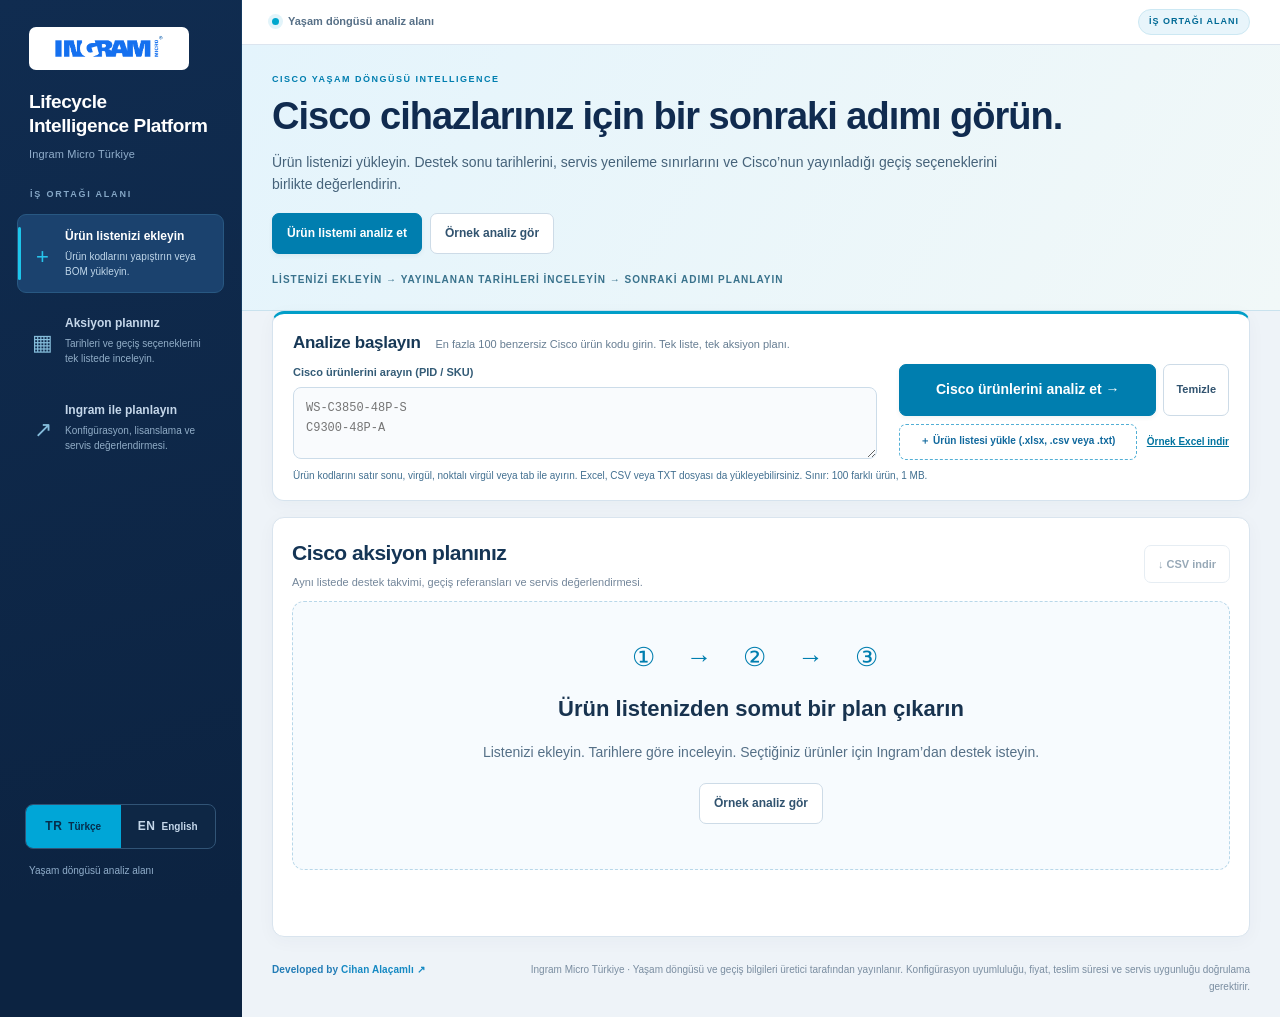
<file: index.html>
<!DOCTYPE html>

<html lang="en"><head><meta charset="utf-8"/><meta content="width=device-width,initial-scale=1" name="viewport"/><title>Lifecycle Intelligence Platform | Ingram Micro × Cisco</title>
<style>
:root{--navy:#102b48;--navy2:#163e67;--blue:#147bd1;--sky:#42b6e7;--teal:#0b9d9f;--bg:#f3f8fd;--paper:#fff;--line:#dce8f2;--muted:#647d94;--ink:#173652;--red:#bb354b;--amber:#a86a14;--green:#16856b;--shadow:0 12px 35px rgba(27,77,126,.065)}*{box-sizing:border-box}body{margin:0;background:linear-gradient(180deg,#edf7ff,#f6faff 370px,#f3f8fd);color:var(--ink);font:14px/1.55 Inter,Segoe UI,Arial,sans-serif}button,input,select,textarea{font:inherit}button{cursor:pointer}a{color:#147bd1;text-decoration:none}a:hover{text-decoration:underline}.wrap{max-width:1390px;padding:0 30px;margin:auto}.top{height:76px;background:#fff;border-bottom:1px solid var(--line)}.toprow{height:100%;display:flex;align-items:center;justify-content:space-between;gap:14px}.brand{display:flex;align-items:center;gap:17px;white-space:nowrap}.im{font-size:23px;letter-spacing:-1.15px;color:#293a49;font-weight:800}.im span{color:#1592cb}.sep{height:30px;width:1px;background:#b9cbd9}.cisco{font-size:21px;letter-spacing:3.6px;font-weight:850;color:#1392ce}.topright{font-size:11px;color:var(--muted);display:flex;align-items:center;gap:14px}.tag{background:#e9f7ff;color:#146ca6;border:1px solid #ceeaf9;border-radius:30px;padding:6px 11px;font-weight:700;letter-spacing:.5px}.hero{background:radial-gradient(circle at 89% 0%,rgba(72,190,229,.20),transparent 37%),linear-gradient(115deg,#0f3761,#16578f);padding:42px 0 47px;color:white}.eyebrow{text-transform:uppercase;letter-spacing:2px;font-weight:800;font-size:10px;color:#94e4ff}.herorow{display:flex;justify-content:space-between;gap:26px;align-items:center}.hero h1{font-size:clamp(29px,3.8vw,47px);line-height:1.1;letter-spacing:-1.6px;margin:11px 0 13px}.hero h1 span{color:#83e4fa}.hero p{color:#d4e9f7;max-width:750px;font-size:15px;margin:0}.heroaside{min-width:225px;text-align:right}.heroaside b{font-size:12px;color:#d9effb}.heroaside div{font-size:11px;color:#bbd8e9;margin-top:7px}.main{padding-top:24px;padding-bottom:45px}.status{display:flex;align-items:center;justify-content:space-between;gap:12px;margin-bottom:21px;flex-wrap:wrap}.notice{font-size:12px;color:#5b7691}.dot{display:inline-block;width:8px;height:8px;border-radius:100%;background:#dfa12e;margin-right:7px}.notice b{color:#2e5d82}.btn{border:1px solid #c7dcec;border-radius:10px;background:white;color:#1b527a;padding:10px 14px;font-weight:750;transition:.15s}.btn:hover{border-color:#1b95d6;background:#f2faff}.btn.primary{background:#147dcc;color:white;border-color:#147dcc}.btn.primary:hover{background:#096cad}.btn.small{padding:7px 10px;font-size:12px}.btn:disabled{opacity:.5;cursor:not-allowed}.sectionlabel{font-size:11px;text-transform:uppercase;letter-spacing:1.5px;font-weight:800;color:#5f83a3;margin:0 0 12px}.modules{display:grid;grid-template-columns:repeat(5,minmax(0,1fr));gap:11px}.module{background:white;border:1px solid var(--line);border-radius:15px;padding:16px;text-align:left;box-shadow:var(--shadow);min-height:155px;display:flex;flex-direction:column;gap:7px;align-items:flex-start}.module:hover{border-color:#8fcaed}.module.on{background:linear-gradient(180deg,#f3fbff,#fff);border:2px solid #128dd8;padding:15px;box-shadow:0 12px 30px #0e76ba15}.modicon{height:35px;width:35px;display:grid;place-items:center;background:#e7f5ff;color:#1385c5;border-radius:10px;font-size:19px;font-weight:800}.module b{font-size:13px;line-height:1.3;color:#17496d}.module span:last-child{color:#668299;font-size:11.5px;line-height:1.45}.workspace{margin-top:19px;display:grid;grid-template-columns:320px minmax(0,1fr);gap:17px;align-items:start}.panel{border:1px solid var(--line);background:#fff;border-radius:17px;box-shadow:var(--shadow)}.side{padding:21px}.paneltitle{margin:0;font-size:16px;letter-spacing:-.3px;color:#143e62}.sub{color:var(--muted);font-size:12px;margin:5px 0 0}.fieldlabel{font-size:12px;font-weight:750;color:#335b7b;margin:18px 0 8px;display:block}.input,textarea,select{width:100%;background:#f9fcff;color:#193e5b;border:1px solid #cddfec;border-radius:9px;padding:11px 12px;outline:none}.input:focus,textarea:focus{border-color:#178bd1;box-shadow:0 0 0 3px #168fe51b}textarea{height:119px;resize:vertical}.stack{display:flex;gap:8px;flex-wrap:wrap;margin-top:11px}.smallnote{font-size:11px;color:#71879b;margin-top:12px;line-height:1.6}.upload{display:block;padding:16px;border:1px dashed #b2d2e9;border-radius:10px;background:#f5fbff;color:#35698d;text-align:center;margin-top:15px;cursor:pointer;font-size:12px;font-weight:700}.upload:hover{border-color:#1691d5}.upload input{display:none}.hr{border-top:1px solid #e5edf5;margin:18px 0}.current{color:#476b86;font-size:12px;line-height:1.6}.rightcol{min-width:0}.metrics{display:grid;grid-template-columns:repeat(4,minmax(0,1fr));gap:11px;margin-bottom:15px}.metric{padding:18px}.metric .label{font-size:10px;color:#6989a5;text-transform:uppercase;letter-spacing:.8px;font-weight:750}.metric b{display:block;font-size:26px;line-height:1.3;margin:7px 0 3px;color:#173d5d}.metric .foot{font-size:11px;color:#8b9fb0}.content{padding:23px;min-height:430px}.contenthead{display:flex;justify-content:space-between;gap:14px;align-items:flex-start;margin-bottom:18px}.contenthead h2{font-size:21px;letter-spacing:-.55px;margin:0;color:#153e64}.contenthead p{color:var(--muted);font-size:12px;margin:4px 0 0}.tablewrap{overflow:auto;border:1px solid var(--line);border-radius:12px}table{border-collapse:collapse;width:100%;min-width:760px;text-align:left}th{background:#f0f7fc;text-transform:uppercase;color:#6685a0;letter-spacing:.5px;font-size:10px}td,th{padding:13px 12px;border-bottom:1px solid #e8eff5;vertical-align:top}tbody tr:last-child td{border-bottom:0}tbody tr[data-pid]{cursor:pointer}tbody tr[data-pid]:hover{background:#f4faff}td{font-size:12px}td strong{font-size:12px;color:#1a4467}.badge{font-size:10px;font-weight:750;border-radius:30px;padding:5px 8px;display:inline-block;white-space:nowrap}.red{background:#ffeaf0;color:#b8314d}.amber{background:#fff3df;color:#956214}.green{background:#e3f9f1;color:#08765a}.grey{background:#edf3f8;color:#59748c}.blue{background:#e7f4ff;color:#176aab}.empty{padding:48px 22px;text-align:center;background:#fafdff;border:1px dashed #d2e2ed;border-radius:12px;color:#66839c}.empty b{display:block;color:#2d5b7b;font-size:15px;margin-bottom:7px}.detail{background:#f7fbff;border:1px solid #d9e9f3;border-radius:12px;padding:17px;margin-top:16px}.detail h3{margin:0 0 5px;font-size:16px}.detailgrid{display:grid;grid-template-columns:repeat(3,minmax(0,1fr));gap:9px;margin-top:15px}.datebox{padding:12px;border:1px solid #ddeaf4;background:white;border-radius:10px}.datebox span{font-size:10px;color:#718aa0;display:block}.datebox b{font-size:12px;display:block;margin-top:5px;color:#204a6c}.callout{padding:14px 16px;background:#eef8ff;border-left:3px solid #1b9cdb;border-radius:9px;margin:15px 0;font-size:12px;color:#3a627f}.oplist{display:grid;gap:11px}.op{border:1px solid #deebf5;border-radius:12px;padding:16px;display:flex;gap:16px;justify-content:space-between;align-items:flex-start}.op h3{margin:0 0 4px;font-size:14px}.op p{margin:0;color:#637f97;font-size:12px}.timeline{display:grid;gap:12px}.event{display:grid;grid-template-columns:115px 12px 1fr;gap:12px;align-items:start}.eventdate{font-weight:750;color:#265c82;font-size:12px;text-align:right}.eventdot{background:#2f9fd7;width:11px;height:11px;border-radius:50%;margin-top:5px}.eventbody{border:1px solid #dfeaf4;padding:12px 15px;border-radius:10px;background:#faffff}.eventbody b{display:block;font-size:13px}.eventbody span{font-size:11px;color:#7890a6}.inline{display:flex;align-items:center;gap:8px;flex-wrap:wrap}.footer{padding:24px 0;border-top:1px solid #dce8f1;color:#758da2;font-size:11px;line-height:1.7}.hide{display:none!important}@media(max-width:1050px){.modules{grid-template-columns:repeat(3,1fr)}.workspace{grid-template-columns:280px 1fr}.metrics{grid-template-columns:repeat(2,1fr)}}@media(max-width:760px){.wrap{padding:0 16px}.top{height:66px}.im{font-size:18px}.cisco{font-size:15px}.topright{display:none}.hero{padding:30px 0}.heroaside{display:none}.modules{grid-template-columns:repeat(2,minmax(0,1fr))}.workspace{grid-template-columns:1fr}.metrics{grid-template-columns:repeat(2,1fr)}.content{padding:15px}.detailgrid{grid-template-columns:repeat(2,1fr)}.module{min-height:135px}.event{grid-template-columns:89px 12px 1fr;gap:8px}}@media(max-width:390px){.modules{grid-template-columns:1fr}.brand{gap:9px}}


/* STEP 1 refinement: search is the primary action */
.brandlogo{display:block;width:181px;height:43px;object-fit:contain;object-position:left center}
.logofallback{display:none;color:#2875b6;font-size:21px;font-weight:900;letter-spacing:-.8px}
.main>.side{margin:24px auto 26px;width:100%;max-width:1100px;background:linear-gradient(115deg,#d9f2ff 0%,#edfaff 45%,#d8f0ff 100%);border:2px solid #55bce9;box-shadow:0 15px 42px rgba(24,132,201,.19);padding:27px 31px;position:relative;overflow:hidden}
.main>.side:before{content:'MAIN SEARCH & BOM UPLOAD';display:inline-flex;background:#0c6ab3;color:white;font-size:10px;font-weight:800;letter-spacing:1.3px;border-radius:999px;padding:6px 11px;margin-bottom:10px}
.main>.side .paneltitle{font-size:26px;color:#073b69}
.main>.side .sub{font-size:13px;color:#416988;margin-bottom:12px}
.main>.side .fieldlabel{margin-top:17px;color:#124d7a;font-size:13px}
.main>.side textarea{height:85px;min-height:80px;background:white;border:1.5px solid #91cde8;font-size:15px;line-height:1.6;max-width:100%}
.main>.side .stack{margin-top:12px}
.main>.side #analyze{background:linear-gradient(110deg,#0079c8,#00599c);padding:14px 25px;font-size:14px}
.main>.side .upload{background:#fff;border:1.5px dashed #53afd5;color:#0f689d;font-weight:800;max-width:360px;margin-top:12px}
.main>.side .smallnote{color:#416f90}
.main>.side .hr,.main>.side .sectionlabel,.main>.side .current{display:none}
.workspace{display:block;margin-top:19px}.workspace .rightcol{width:100%}
.signature{font-size:13px;font-weight:800;letter-spacing:.1px;color:#227cb6;margin-bottom:8px}
@media(max-width:760px){.main>.side{padding:20px 17px;margin-top:18px}.main>.side .paneltitle{font-size:23px}.brandlogo{width:153px;height:36px}}

/* Grouped lifecycle results; no multi-BOM event flood */
.timelineproducts{display:grid;gap:11px;margin-top:15px}.lifeproduct{border:1px solid #d9e8f5;border-radius:15px;background:#fff;overflow:hidden}.lifeproduct>summary{display:flex;align-items:center;justify-content:space-between;gap:14px;cursor:pointer;padding:17px 18px;list-style:none}.lifeproduct>summary::-webkit-details-marker{display:none}.lifeproduct>summary b{color:#123f67}.lifeproduct>summary .sub{display:block;font-size:12px;margin-top:4px}.lifesummary{display:flex;align-items:center;gap:12px;margin-left:auto}.mini-next{font-size:11px;color:#65849a;max-width:240px;text-align:right}.expandicon{color:#1085c5;font-size:22px}.lifeproduct[open]{border-color:#8fc9eb;box-shadow:0 9px 25px #0074bb0e}.lifeevents{border-top:1px solid #e4edf5;padding:16px 18px;background:#f6fbff}.milestone-grid{display:grid;grid-template-columns:repeat(3,minmax(0,1fr));gap:10px}.milestone{background:#fff;border:1px solid #dcebf5;padding:12px;border-radius:11px;display:grid;gap:5px}.milestone span{font-size:11px;color:#617f94}.milestone b{font-size:15px}.milestone small{font-size:11px;color:#7994a5}.renewal-mile{border-left:4px solid #14a2ca}.renewalnote{margin-top:13px;padding:12px 14px;border-radius:10px;background:#e7f5fc;color:#225675;font-size:12px}.recordlink{margin-top:11px}.ingram-cta{margin-top:19px;display:flex;align-items:center;justify-content:space-between;gap:20px;border:1px solid #98d0ef;border-radius:17px;padding:24px;background:linear-gradient(115deg,#e7f6ff,#f4fbff)}.ingram-cta h3{margin:5px 0 8px;color:#104979;font-size:20px}.ingram-cta p{margin:0;max-width:720px;color:#42647d}.cta-kicker{font-size:11px;font-weight:800;letter-spacing:1.5px;color:#087cba}.ingram-cta button{white-space:nowrap}.samplealert{margin:16px 0;padding:11px 16px;border:1px solid #cee5f7;background:#f2f9ff;border-radius:10px;color:#4e7190;font-size:12px}.signature a{color:#1589c3}.signature a:hover{text-decoration:underline}@media(max-width:760px){.milestone-grid{grid-template-columns:repeat(2,1fr)}.ingram-cta{flex-direction:column;align-items:stretch}.lifesummary{flex-direction:column;align-items:end}.mini-next{display:none}}@media(max-width:480px){.milestone-grid{grid-template-columns:1fr}}
</style><link rel="stylesheet" href="./assets/experience.css?v=20261019-release610"/><link rel="icon" type="image/png" href="./assets/ingram-micro-logo.png"/><link rel="stylesheet" href="./assets/visual.css?v=20261019-release610"/><link rel="stylesheet" href="./assets/actions.css?v=20261019-release610"/></head><body class="action-workspace">
<div class="app-shell">
<aside class="app-nav" aria-label="PARTNER WORKSPACE">
<div class="nav-brand"><div class="brand"><img alt="Ingram Micro" class="brandlogo" onerror="this.style.display='none';this.nextElementSibling.style.display='inline-block'" src="./assets/ingram-micro-logo.png"/><span class="logofallback">INGRAM MICRO</span></div><div class="nav-wordmark">Lifecycle<br>Intelligence Platform<span>Ingram Micro Türkiye</span></div></div>
<div class="nav-caption">PARTNER WORKSPACE</div>
<nav class="modules" aria-label="Workspace navigation"><button class="module on" data-workspace="input"><span class="modicon">+</span><b>Add your product list</b><span>Paste PIDs or upload a BOM.</span></button><button class="module" data-workspace="results"><span class="modicon">&#9638;</span><b>Your action plan</b><span>Review dates and migration in one list.</span></button><button class="module" data-workspace="services"><span class="modicon">&#8599;</span><b>Plan with Ingram</b><span>Configuration, licensing and service review.</span></button></nav>
<div class="nav-bottom"><div class="nav-language"><div class="lang-switch" role="group" aria-label="Language"><button type="button" data-lang="tr" aria-label="Türkçe" aria-pressed="true"><span class="lang-symbol" aria-hidden="true">TR</span><span class="lang-name">Türkçe</span></button><button type="button" data-lang="en" aria-label="English" aria-pressed="false"><span class="lang-symbol" aria-hidden="true">EN</span><span class="lang-name">English</span></button></div></div><div class="nav-note">Lifecycle analysis workspace</div></div>
</aside>
<div class="app-main">
<header class="top"><div class="wrap toprow"><div class="top-context"><span class="context-dot" aria-hidden="true"></span>Lifecycle analysis workspace</div><span class="tag">PARTNER WORKSPACE</span></div></header>
<section class="hero action-hero"><div class="wrap herorow"><div><div class="eyebrow">CISCO LIFECYCLE INTELLIGENCE</div><h1>See the next step for your Cisco devices.</h1><p>Upload your product list. Review support deadlines, service renewal cutoffs and Cisco-published migration options together.</p><div class="stack"><a class="btn primary" href="#pids">Analyze my product list</a><button class="btn" id="seeExample">See example analysis</button></div><div class="hero-promise">ADD YOUR LIST &#8594; REVIEW PUBLISHED DATES &#8594; PLAN YOUR NEXT STEP</div></div></div></section>
<main class="wrap main"><aside class="panel side" aria-label="Start your analysis"><div class="input-heading"><h2 class="paneltitle">Start your analysis</h2><p class="sub">Enter up to 100 unique Cisco product IDs. One list, one action plan.</p></div><div class="pid-editor"><label class="fieldlabel" for="pids">Search Cisco products (PID / SKU)</label><textarea aria-label="Cisco Product IDs for lifecycle analysis" id="pids" placeholder="WS-C3850-48P-S
C9300-48P-A" spellcheck="false"></textarea></div><div class="input-actions"><div class="stack"><button class="btn primary" id="analyze">Analyze Cisco products →</button><button class="btn hide" id="stopAnalysis" type="button">Stop analysis</button><button class="btn" id="reset">Reset</button></div><label class="upload" for="csvfile">＋ Upload BOM (.xlsx, .csv or .txt)<input accept=".xlsx,.csv,.txt,application/vnd.openxmlformats-officedocument.spreadsheetml.sheet,text/csv,text/plain" id="csvfile" type="file"/></label><button class="btn small template-link" id="downloadTemplate" type="button">Download Excel template</button></div><div class="input-help"><div class="smallnote">Paste up to 100 unique PIDs, separated by newlines, commas, semicolons or tabs. Or upload Excel (.xlsx), CSV or TXT with PID, Quantity and Description columns. Maximum file size: 1 MB.</div></div><div id="sheetPicker" class="hide"><label class="fieldlabel" for="bomSheet">Choose a BOM worksheet</label><select id="bomSheet" aria-label="BOM worksheet"></select></div><div class="smallnote" id="bomSummary" role="status" aria-live="polite"></div><div class="current hide" id="coverage"></div><section class="preview-panel hide" id="importPreview" aria-label="BOM preview &amp; column mapping"></section></aside><div class="samplealert hide" id="searchStatus" role="status" aria-live="polite"></div>
<div class="workspace">
<div class="rightcol"><div class="metrics"><div class="panel metric"><div class="label">Products analyzed</div><b id="mTotal">0</b><div class="foot">Unique requested PIDs</div></div><div class="panel metric"><div class="label">EoX records found</div><b id="mFound">0</b><div class="foot">Published lifecycle notices</div></div><div class="panel metric"><div class="label">Past last support</div><b id="mEnded">0</b><div class="foot">Based on today's date</div></div><div class="panel metric"><div class="label">Migration references</div><b id="mMigration">0</b><div class="foot">Cisco-published alternative PIDs</div></div></div><section class="panel content" tabindex="-1"><div class="contenthead"><div><h2 id="viewTitle">Bulk BOM Analysis</h2><p id="viewDesc">Lifecycle visibility across your uploaded product list.</p></div><button class="btn small" id="export">↓ Export CSV</button></div><div id="queryTimestamp" class="result-meta" aria-live="polite"></div><div id="viewContent"></div></section></div></div></main>
<footer class="footer"><div class="wrap"><div class="signature">Developed by <a href="https://www.linkedin.com/in/calacamli" target="_blank" rel="noopener noreferrer">Cihan Alaçamlı ↗</a></div><div>Ingram Micro Türkiye · Lifecycle and migration information is manufacturer-published. Configuration compatibility, pricing, lead time and service eligibility require verification.</div></div></footer>
</div></div>
<script src="./assets/xlsx.full.min.js"></script>
<script src="./assets/config.js?v=20261019-release610"></script>
<script src="./assets/i18n.js?v=20261019-release610"></script>
<script src="./assets/intelligence.js?v=20261019-release610"></script>
<script src="./assets/experience.js?v=20261019-release610"></script>
<script src="./assets/actions.js?v=20261019-release610"></script>
<script>
'use strict';
const $=id=>document.getElementById(id);const esc=v=>String(v??'').replace(/[&<>"']/g,c=>({'&':'&amp;','<':'&lt;','>':'&gt;','"':'&quot;',"'":'&#39;'}[c]));
const BACKEND_URL=globalThis.LCI_CONFIG?.backendUrl||'https://lifecycle-api.cihan989.workers.dev';
let bom=new Map(),importVersion=0,importing=false,excelWorkbook=null;
let records=new Map(),query=[],view='bom',chosen=null,loading=false,searchError='',controller=null,requestId=0;
const fields=[['EOXExternalAnnouncementDate','EoX Announcement'],['EndOfSaleDate','End of Sale'],['EndOfSWMaintenanceReleases','Software Maintenance'],['EndOfSecurityVulSupportDate','Security Vulnerability Support'],['EndOfServiceContractRenewal','Service Contract Renewal'],['LastDateOfSupport','Last Date of Support']];
function dateVal(value){
 const text=typeof value==='string'?value:value?.value;
 if(typeof text!=='string'||!/^\d{4}-\d{2}-\d{2}$/.test(text))return '';
 const date=new Date(text+'T00:00:00Z');
 return Number.isFinite(date.getTime())&&date.toISOString().slice(0,10)===text?text:'';
}
function dateDisplay(v){if(!v)return 'Not published';const [y,m,d]=v.split('-');return d+'.'+m+'.'+y}
function dayDiff(date){
 if(!dateVal(date))return null;
 const now=new Date();
 const today=Date.UTC(now.getFullYear(),now.getMonth(),now.getDate());
 return Math.round((new Date(date+'T00:00:00Z').getTime()-today)/86400000);
}
function migration(r){const m=r?.EOXMigrationDetails;if(!m)return [];const a=Array.isArray(m)?m:[m];return [...new Set(a.flatMap(x=>String(x?.MigrationProductId||'').split(/[,;]+/).map(s=>s.trim())).filter(Boolean))]}
// Adapt the Worker response to the existing result components.
function normalizeResult(data,pid){
 if(!data||typeof data!=='object'||typeof data.found!=='boolean'||String(data.pid||'').trim().toUpperCase()!==pid)throw Error('Unexpected lifecycle response');
 if(!data.found){
  const code=String(data.error_id||'UNVERIFIED');
  const state=/^(SESSION_|VERIFICATION_|SECURITY_)/.test(code)?'verification':code==='SSA_ERR_026'?(data.product_validation?.state==='verified'?'verified_no_notice':'no_notice'):code==='INVALID_PID'?'invalid':code==='UNVERIFIED'?'outside':'error';
  return {lifecycleMeta:data,EOXInputValue:pid,lookupState:state,EOXError:{ErrorID:code,ErrorDescription:typeof data.message==='string'?data.message:''}};
 }
 if(!data.dates||typeof data.dates!=='object')throw Error('Missing lifecycle dates');
 const r={lifecycleMeta:data,EOLProductID:pid,ProductIDDescription:data.description||'',ProductBulletinNumber:data.bulletin||'',LinkToProductBulletinURL:data.bulletin_url||''};
 const dates={announcement:'EOXExternalAnnouncementDate',end_of_sale:'EndOfSaleDate',end_of_sw_maintenance:'EndOfSWMaintenanceReleases',end_of_security_support:'EndOfSecurityVulSupportDate',end_of_service_contract_renewal:'EndOfServiceContractRenewal',last_date_of_support:'LastDateOfSupport',end_of_routine_failure_analysis:'EndOfRoutineFailureAnalysisDate',end_of_service_attach:'EndOfSvcAttachDate',updated:'UpdatedTimeStamp'};
 for(const [key,field] of Object.entries(dates))r[field]=dateVal(data.dates[key]);
 const mapMigration=m=>({MigrationProductId:m.pid||'',MigrationInformation:m.information||'',MigrationOption:m.option||'',MigrationProductName:m.product_name||'',MigrationStrategy:m.strategy||'',MigrationProductInfoURL:m.product_info_url||''});
 const m=data.migration;
 if(Array.isArray(m))r.EOXMigrationDetails=m.filter(x=>x&&typeof x==='object').map(mapMigration);
 else if(m&&typeof m==='object')r.EOXMigrationDetails=mapMigration(m);
 return r;
}
function setStatus(message,error=false){const el=$('searchStatus');el.textContent=message;el.classList.toggle('hide',!message);el.setAttribute('role',error?'alert':'status');applyLanguage()}
function setLoading(value){loading=value;$('stopAnalysis').classList.toggle('hide',!value);$('analyze').disabled=value;$('analyze').textContent=value?'Retrieving lifecycle information…':'Analyze Cisco products →';$('pids').disabled=value;$('csvfile').disabled=value;$('bomSheet').disabled=value;$('downloadTemplate').disabled=value;$('export').disabled=value||!query.length;$('viewContent').setAttribute('aria-busy',String(value));applyLanguage()}
async function analyze(retryPids=null){
 if(loading||importing)return;
 const retry=Array.isArray(retryPids),ids=retry?retryPids:parsePids($('pids').value);
 if(!ids.length||ids.length>100){setStatus(ids.length>100?'Maximum 100 unique PIDs per analysis. Please shorten your list.':'Please enter at least one Cisco product ID.',true);return}
 // Keep the last completed analysis until a new permission has been obtained.
 searchError='';timelineFilter='all';
 const id=++requestId;
 controller=new AbortController();const activeController=controller;
 setLoading(true);setStatus('Starting analysis...');render();
 let permission=false,completed=0,renewals=0;
 const request=async(path,body)=>{
  if(activeController.signal.aborted)throw new DOMException('Aborted','AbortError');
  const timeout=setTimeout(()=>activeController.abort(),90000);
  try{
   const response=await fetch(BACKEND_URL+path,{method:'POST',body:JSON.stringify(body),signal:activeController.signal,credentials:'omit',cache:'no-store',headers:{Accept:'application/json','Content-Type':'application/json'}});
   let data;try{data=await response.json()}catch{throw Error('INVALID_RESPONSE')}
   if(!response.ok){const error=Error(data.error_id||'LOOKUP_FAILED');error.retryAfter=response.headers?.get?.('Retry-After');throw error}
   return data;
  }finally{clearTimeout(timeout)}
 };
 const issueSession=async()=>{
  const result=await request('/analysis',{pids:ids});
  if(typeof result.analysisToken!=='string'||!result.analysisToken)throw Error('INVALID_RESPONSE');
  return result;
 };
 const renew=async()=>{
  if(renewals>=1)throw Error('SECURITY_RETRY_LIMIT');
  renewals++;
  setStatus('Connection changed. Renewing analysis permission once; completed results are kept.');
  return issueSession();
 };
 try{
  let session;
  try{session=await issueSession()}catch(error){
   if(!['VERIFICATION_FAILED','VERIFICATION_REQUIRED'].includes(error.message))throw error;
   session=await renew();
  }
  permission=true;
  if(id!==requestId)return;
  if(!retry){records.clear();query=ids;chosen=ids[0];lastQueryAt=null;selectedPids=new Set(ids)}
  for(let offset=0;offset<ids.length;offset+=20){
   if(id!==requestId)return;
   const group=ids.slice(offset,offset+20);
   if(activeController.signal.aborted){
    for(const pid of ids.slice(offset))records.set(pid,normalizeResult({pid,found:false,error_id:'CANCELLED',message:'Analysis stopped before this product was completed.'},pid));
    break;
   }
   try{
    let data;
    try{data=await request('/eox',{pids:group,analysisToken:session.analysisToken})}catch(error){
     if(!['SESSION_EXPIRED','SESSION_NOT_FOUND','SESSION_NETWORK_CHANGED','VERIFICATION_REQUIRED'].includes(error.message))throw error;
     session=await renew();
     data=await request('/eox',{pids:group,analysisToken:session.analysisToken});
    }
    if(id!==requestId)return;
    if(!Array.isArray(data.results))throw Error('INVALID_RESPONSE');
    const byPid=new Map();
    for(const result of data.results){const key=String(result?.pid||'').trim().toUpperCase();if(byPid.has(key))throw Error('INVALID_RESPONSE');byPid.set(key,result)}
    for(const pid of group){try{records.set(pid,normalizeResult(byPid.get(pid),pid))}catch{records.set(pid,normalizeResult({pid,found:false,error_id:'INVALID_RESPONSE',message:'Lifecycle information could not be verified. Please retry.'},pid))}}
   }catch(error){
    if(id!==requestId)return;
    const code=activeController.signal.aborted?'CANCELLED':error.message;
    for(const pid of group)records.set(pid,normalizeResult({pid,found:false,error_id:code,message:analysisErrorText(code)},pid));
    if(/^(SESSION_|VERIFICATION_|SECURITY_)/.test(code)||code==='CONFIGURATION_ERROR'){
     for(const pid of ids.slice(offset+20))records.set(pid,normalizeResult({pid,found:false,error_id:code,message:analysisErrorText(code)},pid));
     break;
    }
   }
   completed+=group.length;setStatus('Analysis progress: '+completed+' / '+ids.length);render();
  }
  lastQueryAt=new Date().toISOString();
  const failed=qs().filter(retryable);
  setStatus(failed.length?'Some products could not be verified. Review the rows and retry failed products.':'');
 }catch(error){
  if(id!==requestId)return;
  searchError=permission||query.length?'':analysisErrorText(error.message);setStatus(analysisErrorText(activeController.signal.aborted?'CANCELLED':error.message),true);
 }finally{
  if(id===requestId){controller=null;setLoading(false);render();if(query.length)scrollToResults()}
 }
}
function retryable(item){return ['error','outside','verification'].includes(item.state)||item.r?.lifecycleMeta?.product_validation?.state==='unavailable'}
function analysisErrorText(code){
 if(code==='SESSION_NETWORK_CHANGED')return 'Your connection changed during analysis. Reconnect on a stable network and retry failed products. Completed results are kept.';
 if(code==='SESSION_SCOPE_MISMATCH')return 'Product permissions do not match this analysis. Start a new analysis with the complete product list.';
 if(['SESSION_EXPIRED','SESSION_NOT_FOUND'].includes(code))return 'Analysis permission expired or is unavailable. Start a new analysis and retry failed products.';
 if(code==='SECURITY_RETRY_LIMIT')return 'Analysis permission could not be renewed after one retry. Retry on a stable connection. Completed results are kept.';
 if(code==='SECURITY_CHALLENGE_FAILED')return 'Security check failed. Retry verification; if it persists, try another browser or connection.';
 if(code==='SECURITY_TIMEOUT')return 'Security verification did not complete. Check the verification box and retry.';
 if(['SECURITY_VERIFICATION','VERIFICATION_REQUIRED','VERIFICATION_FAILED','SESSION_EXPIRED'].includes(code))return 'Analysis permission is unavailable. Please start a new analysis.';
 if(code==='RATE_LIMITED')return 'Too many analyses. Please wait a few minutes and retry.';
 if(code==='QUOTA_LIMIT')return 'Query allowance reached. Cached results remain available; retry other products later.';
 if(code==='BUSY')return 'Service is busy. Please retry shortly.';
 if(code==='CANCELLED')return 'Analysis stopped before this product was completed.';
 if(['SECURITY_UNAVAILABLE','CONFIGURATION_ERROR'].includes(code))return 'Service configuration or verification is unavailable. Please try again later.';
 return "We couldn't retrieve lifecycle information for this product. Please try again.";
}

function get(pid){const r=records.get(pid);if(!r)return {pid,state:'outside',r:null};if(r.EOXError||!r.EOLProductID)return {pid,state:r.lookupState||'no_notice',r};if(Object.keys(r.lifecycleMeta?.conflicts||{}).length)return {pid,state:'conflict',r};let days=dayDiff(dateVal(r.LastDateOfSupport));return {pid,state:days===null?'published':days<0?'ended':days<=365?'soon':'published',r,days}}
function stateName(s){return {verification:'Analysis permission required',conflict:'Conflicting Cisco dates',verified_no_notice:'Product verified; no published EoX notice',outside:'Unverified',invalid:'Invalid PID',error:'Lookup failed',no_notice:'No published EoX notice found',ended:'Support ended',soon:'Support ≤365 days',published:'EoX published'}[s]||s}
function cls(s){return {verification:'amber',conflict:'amber',verified_no_notice:'blue',outside:'grey',no_notice:'grey',ended:'red',soon:'amber',published:'blue',invalid:'amber',error:'red'}[s]||'grey'}
function pill(s){return `<span class="badge ${cls(s)}">${stateName(s)}</span>`}
function link(record){const url=officialUrl(record?.LinkToProductBulletinURL);return url?`<a href="${esc(url)}" target="_blank" rel="noopener noreferrer">Cisco bulletin &#8599;</a>`:'No verified Cisco bulletin link'}
function qs(){return query.map(get)}
function selected(){return chosen?get(chosen):qs()[0]}
function bomDetail(pid){const item=bom.get(pid);return item?`<div class="callout"><b>BOM quantity:</b> ${item.quantity}<br><b>Original BOM lines:</b> ${item.lines.map(line=>`${line.sheet?esc(line.sheet)+' / ':''}${line.line}: ${esc(line.cells.join(' | '))}`).join('<br>')}</div>`:''}
function detail(t){if(t?.r?.EOXError)return `<div class="detail"><h3>${esc(t.pid)}</h3>${pill(t.state)}<p class="sub">${esc(t.r.EOXError.ErrorDescription||'Lifecycle status remains unverified.')}</p>${verificationInfo(t.r)}${sourceRecords(t.r)}</div>`;if(!t||!t.r||!t.r.EOLProductID)return '';let r=t.r;return `<div class="detail"><div class="inline" style="justify-content:space-between"><div><h3>${esc(t.pid)}</h3><span class="sub">${esc(r.ProductIDDescription||'Cisco EoX record')}</span></div>${pill(t.state)}</div><div class="detailgrid">${fields.map(([k,l])=>`<div class="datebox"><span>${l}</span><b>${esc(dateDisplay(dateVal(r[k])))}</b></div>`).join('')}</div><div class="callout"><b>Cisco migration references:</b> ${migration(r).length?migration(r).map(esc).join(', '):'Not published in this record'}<br><b>Bulletin:</b> ${esc(r.ProductBulletinNumber||'—')} · ${link(r)}<br><b>Record updated:</b> ${esc(dateDisplay(dateVal(r.UpdatedTimeStamp)))}</div>${verificationInfo(r)}${sourceRecords(r)}</div>`}
function row(item){const record=item.r;return `<tr data-pid="${esc(item.pid)}"><td><input class="select-product" type="checkbox" data-select="${esc(item.pid)}" aria-label="${esc('Select product '+item.pid)}" ${selectedPids.has(item.pid)?'checked':''}></td><td><strong>${esc(item.pid)}</strong>${editableQuantity(item)}<div class="source-text sub">${esc(record?.EOXError?uiText(record.EOXError.ErrorDescription||''):record?.ProductIDDescription||'')}</div></td><td>${pill(item.state)}${verificationInfo(record)}${merakiHelp(item)}</td><td>${esc(dateDisplay(dateVal(record?.EndOfSaleDate)))}</td><td>${esc(dateDisplay(dateVal(record?.LastDateOfSupport)))}</td><td>${esc(migration(record).join(', ')||'—')}</td><td><button class="btn small" data-inspect="${esc(item.pid)}" aria-label="${esc('Inspect '+item.pid)}">Inspect →</button></td></tr>`}
function table(items){return businessSummary(items)+'<p class="quantity-help">Products entered without a quantity start at 1. Change quantities here; your selected products and quantities are included in the email.</p>'+bulkToolbar(items)+`<div class="tablewrap"><table><thead><tr><th>Selection</th><th>Product ID</th><th>Status</th><th>End of Sale</th><th>Last Support</th><th>Migration PID</th><th>Inspect</th></tr></thead><tbody>${items.map(row).join('')}</tbody></table></div>${detail(selected())}${chosen?bomDetail(chosen):''}`}
// Parse quoted fields, escaped quotes and multiline CSV without external libraries.
function delimitedRows(text,delimiter){
 const rows=[];let cells=[],field='',quoted=false,closed=false,line=1,start=1;
 const finishField=()=>{cells.push(field);field='';closed=false};
 const finishRow=()=>{finishField();if(cells.some(x=>x.trim()))rows.push({line:start,cells});cells=[]};
 for(let i=0;i<text.length;i++){
  const c=text[i];
  if(quoted){
   if(c==='"'){if(text[i+1]==='"'){field+='"';i++}else{quoted=false;closed=true}}
   else{field+=c;if(c==='\n')line++}
  }else if(c===delimiter){finishField()}
  else if(c==='\r'||c==='\n'){if(c==='\r'&&text[i+1]==='\n')i++;finishRow();line++;start=line}
  else if(c==='"'){if(field.trim()||closed)throw Error('Unexpected quote at line '+line+'.');field='';quoted=true}
  else{if(closed&&!/\s/.test(c))throw Error('Unexpected text after quoted field at line '+line+'.');if(!closed)field+=c}
 }
 if(quoted)throw Error('Unclosed quoted field. Please check the CSV file.');
 finishRow();return rows;
}
function bomTextRows(text){
 text=text.replace(/^\uFEFF/,'');
 if(text.includes('\u0000')||text.includes('\uFFFD'))throw Error('Save the file as UTF-8 CSV or TXT and try again.');
 // Count separators only outside quotes in the first nonempty logical row.
 const counts={',':0,';':0,'\t':0};let quote=false,hasText=false;
 for(let i=0;i<text.length;i++){
  const c=text[i];if(c==='"'){if(quote&&text[i+1]==='"')i++;else quote=!quote}
  else if(!quote){if(c in counts)counts[c]++;if((c==='\r'||c==='\n')&&hasText)break}
  if(!/\s/.test(c))hasText=true;
 }
 const delimiter=Object.keys(counts).sort((a,b)=>counts[b]-counts[a])[0];
 return delimitedRows(text,delimiter);
}
function parseBom(text){return parseBomRows(bomTextRows(text))}
function parseBomRows(rows){
 if(!rows.length)throw Error('The file is empty.');
 if(rows.length>1001)throw Error('Maximum 1000 BOM lines per file.');
 const key=s=>s.trim().toLowerCase().normalize('NFD').replace(/[\u0300-\u036f]/g,'').replace(/ı/g,'i').replace(/[^a-z0-9]/g,'');
 const aliases={pid:['pid','sku','productid','productnumber','product','partnumber','partno','urun','urunkodu','stok','stokkodu'],quantity:['quantity','qty','units','adet','miktar'],description:['description','desc','aciklama','uruntanimi']};
 const header=rows[0].cells.map(key);
 const pidColumns=header.map((x,i)=>aliases.pid.includes(x)?i:-1).filter(i=>i>=0);
 let pidIndex=0,qtyIndex=-1,descIndex=-1,data=rows;
 if(pidColumns.length){
  if(pidColumns.length!==1)throw Error('Use exactly one PID / SKU column.');
  pidIndex=pidColumns[0];
  for(const name of ['quantity','description']){
   const columns=header.map((x,i)=>aliases[name].includes(x)?i:-1).filter(i=>i>=0);
   if(columns.length>1)throw Error('Use exactly one '+name+' column.');
   if(name==='quantity')qtyIndex=columns[0]??-1;else descIndex=columns[0]??-1;
  }
  data=rows.slice(1);
 }else if(rows.some(row=>row.cells.length!==1))throw Error('Multi-column files need a PID or SKU header. Optional headers: Quantity, Description.');
 if(!data.length)throw Error('No product lines found.');
 if(data.length>1000)throw Error('Maximum 1000 BOM lines per file.');
 const items=new Map();
 for(const row of data){
  if(pidColumns.length&&row.cells.length!==header.length)throw Error('Column count does not match the header at line '+row.line+'.');
  const pid=(row.cells[pidIndex]||'').trim().toUpperCase();
  if(!pid)throw Error('Missing PID at line '+row.line+'.');
  if(pid.length>100||/[\r\n,;\t]/.test(pid))throw Error('Invalid PID cell at line '+row.line+'. Use one PID per row, up to 100 characters.');
  const rawQty=qtyIndex<0?'':row.cells[qtyIndex].trim();
  const quantity=rawQty===''?1:Number(rawQty);
  if((rawQty&&!/^\d+$/.test(rawQty))||!Number.isSafeInteger(quantity)||quantity<1)throw Error('Quantity must be a positive whole number at line '+row.line+'.');
  const item=items.get(pid)||{quantity:0,lines:[]};
  if(!Number.isSafeInteger(item.quantity+quantity))throw Error('Quantity total is too large for '+pid+'.');
  item.quantity+=quantity;
  item.lines.push({line:row.line,sheet:row.sheet||'',cells:row.cells,description:descIndex<0?'':row.cells[descIndex].trim()});items.set(pid,item);
 }
 if(items.size>100)throw Error('Maximum 100 unique PIDs per analysis. Please split the BOM into files of at most 100 products.');
 return {items,lineCount:data.length};
}
function clearExcel(){excelWorkbook=null;$('bomSheet').innerHTML='';$('sheetPicker').classList.toggle('hide',true)}
function clearBom(){closeImportPreview();manualQuantities.clear();bom.clear();$('bomSummary').textContent='';$('csvfile').value='';clearExcel()}
function commitBom(parsed,sheetName=''){
 bom=parsed.items;$('pids').value=[...bom.keys()].join('\n');
 clearAnalysis();
 $('bomSummary').textContent=(sheetName?'Worksheet: '+sheetName+'. ':'')+parsed.lineCount+' BOM lines imported; '+bom.size+' unique PIDs; total quantity '+[...bom.values()].reduce((n,x)=>n+x.quantity,0)+'. Click Analyze to retrieve lifecycle information. Quantities default to 1 when omitted.';
 setStatus('BOM imported. Review the product IDs, then click Analyze.');
}
function readExcel(buffer){
 if(typeof XLSX==='undefined')throw Error('Excel support could not be loaded. Please refresh the page or use CSV.');
 const signature=new Uint8Array(buffer,0,Math.min(4,buffer.byteLength));
 if(signature.length<4||signature[0]!==80||signature[1]!==75||signature[2]!==3||signature[3]!==4)throw Error('This is not a valid .xlsx file. Save it as Excel Workbook (.xlsx) and try again.');
 try{
  const workbook=XLSX.read(buffer,{type:'array',sheetRows:1002,cellFormula:true,cellHTML:false,cellDates:true,bookVBA:false});
  if(!workbook.SheetNames?.length)throw Error('No worksheets');
  return workbook;
 }catch(error){console.error('Excel read failed',error);throw Error('This Excel file could not be read. Use an unencrypted .xlsx workbook or save it as CSV.')}
}
function excelSheetNames(workbook){
 return workbook.SheetNames.filter((name,index)=>!workbook.Workbook?.Sheets?.[index]?.Hidden && workbook.Sheets[name]?.['!ref']);
}
function excelRows(workbook,name){
 const sheet=workbook.Sheets[name];
 if(!sheet||!sheet['!ref'])throw Error('This worksheet is empty.');
 const fullRange=XLSX.utils.decode_range(sheet['!fullref']||sheet['!ref']);
 if(fullRange.e.r>1000)throw Error('Excel worksheets must fit within 1001 rows including the header. Remove extra rows or split the file.');
 if(fullRange.e.c>99)throw Error('Maximum 100 worksheet columns. Remove unused columns and try again.');
 if(sheet['!merges']?.length)throw Error('Unmerge cells in the BOM worksheet before importing.');
 for(const address of Object.keys(sheet)){
  if(address[0]==='!')continue;
  const cell=sheet[address];
  if(cell.f||cell.F)throw Error('Formula found at '+address+'. Paste formulas as values before importing.');
  if(cell.t==='e')throw Error('Excel error at '+address+'. Correct it before importing.');
  if(cell.t==='d')throw Error('Date cell found at '+address+'. Use text PIDs and whole-number quantities.');
 }
 const range={s:{r:0,c:0},e:fullRange.e};
 const matrix=XLSX.utils.sheet_to_json(sheet,{header:1,raw:true,defval:'',blankrows:true,range});
 const rows=matrix.map((cells,index)=>({line:index+1,sheet:name,cells:Array.from(cells,value=>String(value??''))})).filter(row=>row.cells.some(value=>value.trim()));
 return rows;
}
function parseExcelSheet(workbook,name){return parseBomRows(excelRows(workbook,name))}
$('pids').oninput=()=>{clearBom();clearAnalysis();setStatus('');render()};
$('bomSheet').onchange=()=>{
 if(!excelWorkbook||loading||importing)return;
 const name=$('bomSheet').value;
 bom.clear();$('pids').value='';records.clear();query=[];chosen=null;searchError='';$('bomSummary').textContent='';
 try{closeImportPreview();if(name)openImportPreview(excelRows(excelWorkbook,name),name);else setStatus('Choose a BOM worksheet to continue.')}
 catch(error){setStatus(error.message,true)}
 render();
};
$('csvfile').onchange=async event=>{
 const file=event.target.files?.[0];if(!file||loading||importing)return;
 const version=++importVersion;importing=true;setLoading(true);setStatus('Reading BOM file...');
 try{
  if(!/\.(xlsx|csv|txt)$/i.test(file.name))throw Error('Choose an Excel (.xlsx), CSV or TXT file.');
  if(file.size>1024*1024)throw Error('Maximum file size is 1 MB.');
  if(/\.xlsx$/i.test(file.name)){
   const buffer=await file.arrayBuffer();if(version!==importVersion)return;
   const workbook=readExcel(buffer),names=excelSheetNames(workbook);
   if(!names.length)throw Error('No visible, nonempty worksheets found.');
   if(names.length===1){const rows=excelRows(workbook,names[0]);clearExcel();openImportPreview(rows,names[0])}
   else{
    clearBom();excelWorkbook=workbook;records.clear();query=[];chosen=null;searchError='';$('pids').value='';
    $('bomSheet').innerHTML='<option value="">Choose a worksheet...</option>'+names.map(name=>`<option value="${esc(name)}">${esc(name)}</option>`).join('');
    $('sheetPicker').classList.toggle('hide',false);setStatus('Choose a BOM worksheet to continue. Only the selected worksheet will be analyzed.');
   }
  }else{
   const rows=bomTextRows(await file.text());if(version!==importVersion)return;
   clearExcel();openImportPreview(rows);
  }
 }catch(error){if(version===importVersion)setStatus(error.message||'The file could not be read. Please check its format.',true)}
 finally{if(version===importVersion){importing=false;setLoading(false);event.target.value='';render()}}
};
function parsePids(s){return [...new Set(s.split(/[\r\n,;\t]+/).map(z=>z.trim().replace(/^['"]|['"]$/g,'').toUpperCase()).filter(Boolean))]}
$('analyze').onclick=analyze;
$('stopAnalysis').onclick=()=>{controller?.abort()};
$('reset').onclick=()=>{if(typeof resetActionWorkspace==='function')resetActionWorkspace();clearAnalysis();closeImportPreview();timelineFilter='all';++importVersion;importing=false;clearExcel();bom.clear();$('bomSummary').textContent='';$('csvfile').value='';++requestId;if(controller)controller.abort();controller=null;records.clear();$('pids').value='';query=[];chosen=null;searchError='';setLoading(false);setStatus('');render()};
document.querySelectorAll('.module').forEach(b=>b.onclick=()=>{view=b.dataset.view;render()});

function exportAnalysis(items=qs()){if(!items.length)return alert(uiText('Enter PIDs first.'));const rows=[['PID','Data status','Description','EoX announcement','End of sale','SW maintenance','Security support','Last contract renewal','Last support','Migration PID','Bulletin URL','BOM quantity','BOM descriptions','Original BOM lines','Renewal exposure','Migration descriptions','Effective quantity','Quantity edited','Last queried (UTC)','Source checked (UTC)','Cache hit','Product verification','Cisco orderable statuses','Date conflicts','All Cisco records','Presales reference PIDs (Cisco)'],...items.map(x=>[x.pid,uiText(stateName(x.state)),x.r?.EOXError?.ErrorDescription||x.r?.ProductIDDescription||'',dateVal(x.r?.EOXExternalAnnouncementDate),dateVal(x.r?.EndOfSaleDate),dateVal(x.r?.EndOfSWMaintenanceReleases),dateVal(x.r?.EndOfSecurityVulSupportDate),dateVal(x.r?.EndOfServiceContractRenewal),dateVal(x.r?.LastDateOfSupport),migration(x.r).join('; '),officialUrl(x.r?.LinkToProductBulletinURL),bom.get(x.pid)?.quantity??'',[...new Set((bom.get(x.pid)?.lines||[]).map(line=>line.description).filter(Boolean))].join('; '),(bom.get(x.pid)?.lines||[]).map(line=>(line.sheet?line.sheet+' / ':'')+line.line+': '+line.cells.join(' | ')).join(' / '),uiText(renewalStatus(x)),migrationEntries(x.r).map(entry=>entry.information).filter(Boolean).join('; '),knownQuantity(x.pid)??'',manualQuantities.has(x.pid)?'Yes':'No',lastQueryAt||'',x.r?.lifecycleMeta?.cache?.checked_at||'',String(x.r?.lifecycleMeta?.cache?.hit??''),x.r?.lifecycleMeta?.product_validation?.state||'',(x.r?.lifecycleMeta?.product_validation?.orderable_statuses||[]).join('; '),JSON.stringify(x.r?.lifecycleMeta?.conflicts||{}),JSON.stringify(x.r?.lifecycleMeta?.records||[]),migration(x.r).join('; ')])];const csv='\ufeff'+rows.map((r,index)=>(index===0?r.map(uiText):r).map(v=>'"'+String(/^[\s]*[=+@-]/.test(String(v))?"'"+v:v).replaceAll('"','""')+'"').join(',')).join('\r\n');let u=URL.createObjectURL(new Blob([csv],{type:'text/csv;charset=utf-8'})),a=document.createElement('a');a.href=u;a.download='ingram_lifecycle_analysis.csv';document.body.appendChild(a);a.click();a.remove();setTimeout(()=>URL.revokeObjectURL(u),1000)};
$('export').onclick=()=>exportAnalysis();
initExperience();setLoading(false);render();
</script></body></html>
</file>
<file: assets/experience.css>
.modules{grid-template-columns:repeat(4,minmax(0,1fr))}.upload{position:relative}.upload:focus-within,button:focus-visible,a:focus-visible,select:focus-visible,input:focus-visible,summary:focus-visible{outline:3px solid #0079c8;outline-offset:3px}.upload input{display:block;position:absolute;width:1px;height:1px;opacity:0;overflow:hidden}.language{width:auto;padding:6px;border-radius:8px}.language-label{font-size:12px;display:flex;align-items:center;gap:7px}.toptools{display:flex;align-items:center;gap:12px}.template-link{display:inline-block;margin-top:10px;font-size:12px;font-weight:700}.result-meta{font-size:12px;color:#496780;margin:10px 0}.business-summary{display:flex;gap:10px;flex-wrap:wrap;margin-bottom:15px}.business-summary span{flex:1;min-width:145px;padding:12px;border:1px solid #dce8f2;border-radius:10px;background:#f5fbff}.business-summary b{display:block;color:#17496d}.bulk-toolbar{display:flex;align-items:center;gap:10px;flex-wrap:wrap;margin-bottom:12px}.bulk-toolbar label{display:flex;align-items:center;gap:6px}.quantity-input{width:95px;padding:6px;border:1px solid #cddfec;border-radius:7px;background:#fff}.row-quantity{display:flex;align-items:center;gap:6px;margin-top:8px;flex-wrap:wrap}.row-quantity small{width:100%;color:#647d94}.select-product{width:18px;height:18px;accent-color:#147dcc}.request-actions{display:flex;gap:8px;flex-wrap:wrap;margin-top:12px}.request-preview{margin-top:14px}.request-preview textarea{height:190px;margin-top:10px}.preview-panel{padding:17px;margin-top:16px;background:white;border:1px solid #a9d3eb;border-radius:12px}.mapping-grid{display:grid;grid-template-columns:repeat(3,minmax(0,1fr));gap:10px;margin-bottom:12px}.mapping-grid label{font-size:12px;font-weight:700}.mapping-grid select{margin-top:5px;padding:8px}.preview-panel table{min-width:500px}.preview-panel td{max-width:250px;overflow-wrap:anywhere}.preview-panel input[type=checkbox]{width:17px;height:17px}.preview-error{color:#a8233c;font-size:12px;margin:10px 0}.content{scroll-margin-top:18px}.source-text{overflow-wrap:anywhere}.contenthead{align-items:center}.btn{min-height:38px}.smallnote{font-size:12px}.metric .label{font-size:11px}.footer{font-size:12px}tbody tr[data-pid]{cursor:default}.ingram-cta{display:block}.ingram-cta .request-actions{margin-top:15px}
@media(max-width:1050px){.modules{grid-template-columns:repeat(4,minmax(0,1fr))}.module{padding:12px;min-height:135px}}
@media(max-width:760px){.toptools .topright{display:none}.language-label>span{display:none}.hero{padding:20px 0}.hero h1{font-size:29px;margin:8px 0}.hero p{font-size:13px}.main>.side{padding:16px;margin:14px 0}.main>.side:before{display:none}.main>.side .paneltitle{font-size:21px}.main>.side .sub{margin-bottom:8px}.main>.side textarea{height:70px;min-height:70px}.main>.side #analyze{padding:10px 12px}.main>.side .upload{padding:11px}.main>.side .smallnote{font-size:12px}.modules{grid-template-columns:repeat(2,minmax(0,1fr));gap:8px}.module,.module.on{min-height:65px;padding:10px;gap:3px}.modicon{display:none}.module span:last-child{display:none}.module b{font-size:12px}.sectionlabel{margin-bottom:8px}.metrics{gap:8px;margin-bottom:10px}.metric{padding:10px}.metric b{font-size:23px;margin:3px 0}.metric .foot{font-size:11px}.contenthead{gap:8px}.contenthead h2{font-size:19px}.contenthead #export{white-space:nowrap;flex-shrink:0;padding:8px;font-size:11px}.mapping-grid{grid-template-columns:1fr}.business-summary{gap:6px}.business-summary span{min-width:120px;font-size:12px;padding:9px}.ingram-cta{padding:16px}.ingram-cta h3{font-size:18px}.request-actions .btn{white-space:normal}.toprow{gap:8px}.brandlogo{width:145px}.op{gap:8px}.lifeproduct>summary{padding:12px;gap:8px}.lifesummary .badge{white-space:normal;text-align:center}.lifeproduct>summary>span:first-child{min-width:0;overflow-wrap:anywhere}}
.brandlogo{width:220px;height:48px;object-fit:cover;object-position:center}
@media(max-width:760px){.brandlogo{width:165px;height:36px}}
html[lang=tr] .main>.side:before{content:'ÜRÜN ARAMA VE LİSTE YÜKLEME'}
@media(prefers-reduced-motion:reduce){html{scroll-behavior:auto!important}*{transition:none!important}}

.verification-note{font-size:11px;color:#526d85;margin-top:7px;max-width:260px}.verification-warning{background:#fff4dc;border-left:3px solid #d58c15;padding:9px;margin-top:8px;font-size:12px}.source-records{margin-top:12px}.source-records summary{cursor:pointer;font-weight:700}.ingram-presales{margin-top:16px;padding:14px;border:1px solid #b9d5ef;border-radius:10px;background:#eef7ff}.ingram-presales h4{margin:0 0 8px}
</file>
<file: assets/visual.css>
/* Presentation only. No application state, requests or event handlers. */
:root{--navy:#102b4f;--navy2:#183c65;--blue:#007db4;--sky:#00a7d7;--teal:#079e9d;--bg:#eef3f8;--paper:#fff;--line:#dce5ef;--muted:#60758c;--ink:#18334f;--red:#be2341;--amber:#956000;--shadow:0 4px 18px rgba(18,43,75,.035)}
body{background:var(--bg);color:var(--ink);font-family:Inter,"Segoe UI",Arial,sans-serif;font-size:14px;-webkit-font-smoothing:antialiased}
a{color:#006f9f}.app-shell{display:grid;grid-template-columns:242px minmax(0,1fr);min-height:100vh;align-items:start}.app-main{min-width:0}.app-nav{position:sticky;top:0;display:flex;flex-direction:column;height:100dvh;min-height:620px;background:linear-gradient(165deg,#102c50,#0c2341);padding:27px 17px 22px;color:#fff;overflow-y:auto;border-right:1px solid #153b61}
.nav-brand{padding:0 12px 27px}.nav-brand .brand{display:block;white-space:normal;background:white;border-radius:7px;padding:5px 10px;width:160px;margin-bottom:20px}.nav-brand .brandlogo{width:140px;height:33px;object-fit:cover;object-position:center;display:block}.logofallback{display:none;color:#126bac;font-size:19px;font-weight:900}.nav-wordmark{font-size:19px;font-weight:800;letter-spacing:-.4px;line-height:1.25;color:#fff}.nav-wordmark span{display:block;color:#91aecb;font-size:11px;font-weight:500;letter-spacing:.15px;margin-top:10px}.nav-caption{font-size:9px;font-weight:800;letter-spacing:1.8px;color:#85a7c6;padding:0 13px;margin-bottom:12px}
.app-nav .modules{display:flex;flex-direction:column;gap:8px}.app-nav .module,.app-nav .module.on{display:grid;grid-template-columns:25px minmax(0,1fr);gap:4px 10px;align-content:center;align-items:center;min-height:76px;padding:13px 12px;border:1px solid transparent;border-radius:9px;box-shadow:none;background:transparent;color:#c5d7ea;position:relative;text-align:left;transition:background .15s,border-color .15s}.app-nav .module b{color:inherit;font-size:12px;line-height:1.4;letter-spacing:0}.app-nav .module .modicon{display:grid;grid-row:1/span 2;width:25px;height:28px;padding:0;background:transparent;color:#85bddb;border-radius:0;font-size:22px;font-weight:500}.app-nav .module span:last-child{grid-column:2;font-size:10px;line-height:1.5;color:#91adc7}.app-nav .module:hover{background:#193b60;border-color:#254b71;transform:none;box-shadow:none}.app-nav .module.on{color:white;background:#1b426e;border-color:#285882}.app-nav .module.on .modicon{color:#27c5ed}.app-nav .module.on span:last-child{color:#c0d7ea}.app-nav .module.on:before{content:'';position:absolute;left:0;top:12px;bottom:12px;width:3px;border-radius:4px;background:#1dc6eb}.nav-bottom{margin-top:auto;padding:35px 8px 0}.nav-note{color:#91aecb;font-size:10px;line-height:1.5;margin:14px 4px 0}
.lang-switch{display:flex;gap:0;border:1px solid #315476;background:#0e2745;border-radius:8px;overflow:hidden;padding:0;box-shadow:none}.lang-switch button{display:flex;flex:1;align-items:center;justify-content:center;gap:6px;border:0;padding:11px 7px;min-height:43px;background:transparent;color:#c5d7ea;font-weight:750;border-radius:0;box-shadow:none;transition:background .15s}.lang-switch button:hover{background:#224666;transform:none}.lang-switch button[aria-pressed=true]{background:#00a6d7;color:#062d4c}.lang-symbol{font-size:12px;letter-spacing:.5px}.lang-name{font-size:10px}.lang-switch button:focus-visible{outline-offset:-4px;outline-color:#fff}
.app-main .wrap{max-width:none;width:100%;padding-left:30px;padding-right:30px;margin:0}.app-main .top{height:55px;background:#fff;border-bottom:1px solid var(--line);box-shadow:none}.toprow{justify-content:space-between}.top-context{display:flex;align-items:center;gap:9px;font-size:11px;color:#566f86;font-weight:650}.context-dot{width:7px;height:7px;border-radius:50%;background:#00a7cd;box-shadow:0 0 0 4px #e2f4fa}.tag{background:#e8f5fb;border:1px solid #cce8f3;color:#006a95;font-size:9px;padding:5px 10px;letter-spacing:1px}.app-main .hero{padding:24px 0 22px;background:transparent;color:var(--navy);overflow:visible}.hero:before{display:none}.herorow{min-height:0;display:block}.hero .eyebrow{font-size:9px;color:#5f7a92;letter-spacing:1.7px}.hero h1{font-size:30px;line-height:1.2;letter-spacing:-1px;margin:7px 0 8px;color:#102d50}.hero h1 span{color:#007ea9;text-shadow:none}.hero p{max-width:1000px;font-size:12px;line-height:1.6;color:#60758b}.hero-visual{display:none}
.app-main .main{display:block;padding-top:0;padding-bottom:24px;grid-template:none}.app-main .main>.side{display:grid;grid-template-columns:minmax(0,1fr) 305px;gap:12px 24px;position:static;float:none;width:auto;max-width:none;margin:0 0 20px;padding:20px 22px;background:#fff;border:1px solid #d6e3ee;border-top:3px solid #009ec8;border-radius:12px;box-shadow:var(--shadow)}.app-main .main>.side:before{display:none}.input-heading{grid-column:1/-1;display:flex;align-items:baseline;gap:15px;flex-wrap:wrap;padding-bottom:2px}.input-heading .paneltitle{font-size:16px;color:#173856;letter-spacing:-.3px}.input-heading .sub{font-size:11px;margin:0;color:#667d92}.pid-editor{min-width:0}.pid-editor .fieldlabel{margin:0 0 7px;font-size:11px}.pid-editor textarea{display:block;height:88px;min-height:70px;max-height:300px;font-family:Consolas,"Courier New",monospace;font-size:12px;line-height:1.7;background:#f9fbfd;border:1px solid #ccdce9;border-radius:8px;padding:10px 12px;resize:vertical}.pid-editor textarea:focus{background:#fff;border-color:#009dc9;box-shadow:0 0 0 3px #009dc915}.input-actions{align-self:start;min-width:0;padding-top:22px}.input-actions .stack{margin:0;gap:7px;display:flex;flex-wrap:wrap}.input-actions #analyze{flex:1;font-size:11px;padding:10px 12px;min-height:42px}.input-actions #reset{padding:10px 12px;font-size:11px;min-height:42px}.input-actions #stopAnalysis{order:3;flex-basis:100%;font-size:11px;color:#a02a3e;background:#fff4f4;border-color:#efc2ca}.input-actions .upload{margin-top:8px;padding:9px 8px;min-height:37px;border:1px dashed #95bfd9;border-radius:7px;background:#f3faff;font-size:10px;font-weight:700;color:#17618a}.input-actions .upload:hover{background:#e8f6ff;border-color:#007eaf}.input-actions .template-link{margin-top:6px;background:transparent;border:0;padding:2px 0;min-height:25px;font-size:10px;color:#00739f;text-decoration:underline;box-shadow:none}.input-help{grid-column:1/-1;min-width:0}.input-help .smallnote{font-size:10px;line-height:1.65;margin:0;color:#6c7f91}.side>#sheetPicker,.side>#bomSummary,.side>#coverage,.side>.preview-panel{grid-column:1/-1}.side>#bomSummary:empty{display:none}.side>#bomSummary:not(:empty){padding:10px 12px;border-left:3px solid #00a4c4;background:#eff8fc;font-size:11px;border-radius:6px;margin-top:0}.side>.preview-panel{margin-top:0}#securityChallenge:empty{display:none}
.btn{border-radius:7px;border:1px solid #cddbe7;background:#fff;color:#31536f;font-size:12px;min-height:38px;box-shadow:none;transition:background .15s,border-color .15s}.btn:hover{background:#eff7fc;border-color:#87b7d3;transform:none;box-shadow:none}.btn.primary,.app-main .main>.side #analyze{background:#007eaf;color:#fff;border-color:#007eaf;box-shadow:0 2px 4px #123c5510}.btn.primary:hover,.app-main .main>.side #analyze:hover{background:#006e9d;border-color:#006e9d;box-shadow:none;transform:none}.btn:focus-visible,a:focus-visible,select:focus-visible,input:focus-visible,summary:focus-visible{outline:3px solid #00a6d7;outline-offset:3px}
.app-main .workspace{display:block;margin-top:0;grid-template:none}.rightcol{min-width:0}.metrics{display:grid;grid-template-columns:repeat(4,minmax(0,1fr));gap:13px;margin-bottom:20px}.metric{border-radius:11px;box-shadow:none;background:#fff;position:relative;overflow:hidden;padding:17px 18px 15px;border:1px solid #dbe5ef;border-top:3px solid #7e9cb7}.metric:after{content:'';position:absolute;right:17px;top:20px;width:26px;height:26px;border:6px solid #e9f2f8;border-radius:50%;pointer-events:none}.metric .label{font-size:9px;letter-spacing:.85px;font-weight:800;color:#617891;min-height:14px;padding-right:20px}.metric b{font-size:31px;line-height:1.15;font-weight:800;letter-spacing:-1px;margin:9px 0 5px;color:#173757;font-variant-numeric:tabular-nums}.metric .foot{font-size:10px;color:#70849a}.metric:nth-child(2){border-top-color:#087eae}.metric:nth-child(3){border-top-color:#d52e46}.metric:nth-child(3) b{color:#bb2340}.metric:nth-child(3):after{border-color:#fcecf0}.metric:nth-child(4){border-top-color:#009dc2}.metric:nth-child(4) b{color:#007b9e}.metric:nth-child(4):after{border-color:#e3f6fa}
.app-main .content{padding:22px;border-radius:12px;border:1px solid #d9e4ee;box-shadow:var(--shadow);min-height:420px;scroll-margin-top:20px}.contenthead{align-items:center;margin-bottom:13px;gap:14px}.contenthead h2{font-size:22px;letter-spacing:-.5px;color:#153555}.contenthead p{font-size:11px;line-height:1.6;color:#73869a}.contenthead #export{font-size:11px;white-space:nowrap;padding:8px 13px;flex-shrink:0}.result-meta{font-size:10px;color:#6b8196;padding:0 0 10px;margin:0;border-bottom:1px solid #e6edf4}.result-meta:empty{display:none}.callout{border-radius:7px;background:#edf7fc;border-left:3px solid #009fce;color:#355b76;font-size:11px;line-height:1.7;padding:11px 13px;margin:13px 0}.business-summary{display:grid;grid-template-columns:repeat(4,minmax(0,1fr));gap:0;border:1px solid #dbe5ee;border-radius:9px;overflow:hidden;background:#fff;margin:14px 0}.business-summary span{min-width:0;padding:12px;border:0;border-right:1px solid #e3ebf2;border-radius:0;background:#fff;font-size:10px;line-height:1.55;color:#587087}.business-summary span:last-child{border-right:0}.business-summary b{font-size:21px;line-height:1.3;color:#1e4969;display:block;margin-bottom:3px;font-variant-numeric:tabular-nums}.business-summary span:first-child{background:#fff5f6}.business-summary span:first-child b{color:#b92440}.business-summary span:nth-child(2){background:#fffaf0}.business-summary span:nth-child(2) b{color:#976000}.business-summary span:nth-child(3){background:#f4f7fa}.business-summary span:nth-child(4){background:#f0f9fc}.business-summary small{font-size:9px}.quantity-help{font-size:10px;color:#617b90;margin:10px 0 14px;padding:9px 11px;background:#f5f9fc;border:1px solid #e7eef4;border-radius:6px}.bulk-toolbar{gap:8px;margin-bottom:13px;font-size:11px}.bulk-toolbar>span{color:#6d8297}.bulk-toolbar .btn{font-size:10px;min-height:34px}.bulk-toolbar input[type=checkbox]{accent-color:#008ac1}.tablewrap{border:1px solid #d9e5ef;border-radius:9px;max-width:100%;overflow:auto;overscroll-behavior-x:contain}table{min-width:860px;width:100%;border-collapse:collapse}th{font-size:9px;letter-spacing:.65px;font-weight:750;color:#617e98;background:#f0f5fa;padding:13px 11px;border-bottom:1px solid #dce7f1;white-space:nowrap}td{font-size:11px;color:#234967;padding:15px 11px;border-bottom:1px solid #e6edf4;line-height:1.6}td strong{font-size:12px;color:#143c60;font-weight:800;font-family:Consolas,"Courier New",monospace}td:nth-child(2){min-width:205px}td:nth-child(3){min-width:190px;max-width:250px}td:nth-child(4),td:nth-child(5){white-space:nowrap;font-variant-numeric:tabular-nums}tbody tr[data-pid]{cursor:default;background:#fff}tbody tr[data-pid]:has(.select-product:checked){background:#f4fbff}tbody tr[data-pid]:hover{background:#eaf6fd}.tablewrap .badge{white-space:normal;max-width:235px;line-height:1.55;padding:5px 9px;font-size:9px;font-weight:750}.badge.red{background:#fde7ec;color:#ba1e3e}.badge.amber{background:#fff0ce;color:#8e5b00}.badge.blue{background:#def2fc;color:#006f9e}.badge.grey{background:#eaf0f5;color:#597083}.badge.green{background:#e0f5ed;color:#076f53}.row-quantity{gap:7px;margin-top:7px;font-size:10px;color:#658096}.quantity-input{width:65px;min-height:31px;padding:4px 8px;font-size:11px;border:1px solid #c5dce9;border-radius:5px;background:#fff;color:#163d59}.select-product{width:16px;height:16px;accent-color:#008cbf}.verification-note{font-size:9px;line-height:1.7;color:#627e94;max-width:245px;margin-top:7px}.verification-warning{font-size:10px;color:#7f5712;background:#fff6e1;border-left:3px solid #e7a526;padding:9px;border-radius:4px}.source-text.sub{font-size:10px;color:#71869a;line-height:1.6;margin-top:7px}
.detail{padding:19px;background:#f8fbfe;border:1px solid #d8e6f0;border-top:3px solid #039dc5;border-radius:10px;margin-top:20px}.detail h3{font-size:16px;color:#173d60;font-family:Consolas,"Courier New",monospace}.detail>.inline>.badge{margin-left:auto}.detail .sub{font-size:11px}.detailgrid{grid-template-columns:repeat(3,minmax(0,1fr));gap:9px;margin-top:16px}.datebox{padding:12px;border-radius:7px;border:1px solid #dfe8f1;background:white}.datebox span{font-size:9px;color:#71869a;line-height:1.5}.datebox b{font-size:12px;color:#244964;letter-spacing:.1px;font-variant-numeric:tabular-nums}.detail:has(.badge.red) .datebox:last-child{background:#fff0f3;border-color:#f0bdc8}.detail:has(.badge.red) .datebox:last-child b{color:#b62540}.detail .verification-note{max-width:none}.empty{border:1px dashed #cbdce9;background:#f8fbfd;border-radius:9px;color:#70889c;padding:58px 25px}.empty b{color:#355b77;font-size:16px;margin-bottom:8px}.source-records summary{font-size:11px;color:#00789e;padding:9px 0;cursor:pointer}
.oplist{gap:14px}.op{background:#fff;border:1px solid #dae5ef;border-left:3px solid #009ec6;border-radius:9px;padding:20px;gap:18px}.op>div{min-width:0;flex:1}.op h3{font-size:15px;color:#143a5c}.op h4{font-size:11px;color:#234e6b}.op p{font-size:11px;color:#637b91;line-height:1.7}.op>.badge{font-size:9px;white-space:normal;max-width:180px;line-height:1.5;text-align:center}.op-quantity{background:#edf6fb;border-radius:5px;padding:5px 8px;display:inline-block;margin-top:8px!important;font-weight:700;color:#24607d!important}.op-dates{display:flex;gap:8px;flex-wrap:wrap;margin:12px 0}.op-dates span{padding:8px 10px;background:#f3f7fb;border:1px solid #e3ebf2;border-radius:6px;font-size:10px;color:#687f94}.op-dates b{display:block;font-size:12px;color:#294d68;margin-top:3px}.ingram-presales{border:1px solid #b9ddeb;border-left:3px solid #00a0c2;border-radius:8px;background:#eff9fd;padding:16px;margin-top:16px}.ingram-presales h4{color:#006e91;margin:0 0 9px;font-size:12px}.ingram-presales p{margin-bottom:9px}.ingram-presales .btn{display:inline-block;font-size:11px;line-height:1.6;padding:9px 12px;margin-top:3px;white-space:normal}.ingram-cta{background:#eef8fd;border:1px solid #c0ddec;border-left:4px solid #009dc6;border-radius:9px;padding:22px;box-shadow:none}.ingram-cta h3{font-size:21px;color:#183d60}.cta-kicker{color:#007a9e}.lifeproduct{border-radius:9px;border-color:#d9e6ef;box-shadow:none}.lifeproduct>summary{background:#f8fbfe}.milestone{box-shadow:none;border-radius:7px}.milestone.renewal-mile{border-color:#edcb8e;background:#fff9ec}.renewalnote{border-radius:7px}.signature{background:transparent;border:0;border-radius:0;padding:0;font-size:10px}.app-main .footer{background:transparent;border:0;padding:0 0 22px;color:#7a8da0;font-size:10px}.footer .wrap{display:flex;align-items:start;gap:22px;justify-content:space-between}.footer .wrap>div:last-child{max-width:760px;text-align:right;line-height:1.7}
@media(min-width:1800px){#viewContent:has(>.tablewrap){display:grid;grid-template-columns:minmax(0,1fr) 340px;gap:0 22px;align-items:start}#viewContent:has(>.tablewrap)>*{grid-column:1;min-width:0}#viewContent:has(>.tablewrap)>.detail{grid-column:2;grid-row:1/span 7;margin:13px 0 0;position:sticky;top:18px}#viewContent:has(>.tablewrap)>.detail .detailgrid{grid-template-columns:1fr;gap:0}#viewContent:has(>.tablewrap)>.detail .datebox{display:flex;justify-content:space-between;align-items:center;border:0;border-bottom:1px solid #e0e9f1;border-radius:0;padding:11px 0;background:transparent;gap:12px}#viewContent:has(>.tablewrap)>.detail .datebox b{margin:0;white-space:nowrap}#viewContent:has(>.tablewrap)>.detail .datebox span{max-width:65%}#viewContent:has(>.tablewrap)>.detail+.callout{grid-column:2}#viewContent:has(>.tablewrap)>.detail .inline{display:block}#viewContent:has(>.tablewrap)>.detail .inline>.badge{margin-top:9px}}
@media(max-width:1190px){.app-shell{grid-template-columns:214px minmax(0,1fr)}.app-main .wrap{padding-left:23px;padding-right:23px}.app-nav{padding:24px 12px 20px}.nav-brand{padding-left:12px}.app-nav .module{padding:11px 10px;grid-template-columns:22px minmax(0,1fr);gap:5px 8px}.app-nav .module b{font-size:11px}.app-nav .module span:last-child{font-size:9px}.app-main .main>.side{grid-template-columns:minmax(0,1fr) 280px;gap:12px 18px}.input-heading{gap:7px}.input-heading .sub{width:100%}.metrics{grid-template-columns:repeat(4,minmax(0,1fr));gap:10px}.metric{padding:13px 12px}.metric .label{font-size:8px;padding-right:0;min-height:25px}.metric:after{display:none}.metric .foot{font-size:9px}.contenthead h2{font-size:21px}.app-main .content{padding:18px}}
@media(max-width:960px) and (min-width:761px){.app-shell{grid-template-columns:192px minmax(0,1fr)}.nav-brand .brand{width:150px;padding:4px 8px}.nav-brand .brandlogo{width:134px}.nav-wordmark{font-size:17px}.app-main .wrap{padding-left:18px;padding-right:18px}.app-main .main>.side{grid-template-columns:minmax(0,1fr);padding:18px}.input-heading,.pid-editor,.input-actions,.input-help{grid-column:1/-1}.input-actions{padding-top:0;display:grid;grid-template-columns:minmax(0,1fr) 180px;gap:6px 12px}.input-actions .upload{margin-top:0}.input-actions .template-link{grid-column:2}.input-actions #securityChallenge{grid-column:1/-1}.metric .label{min-height:28px}.metric .foot{font-size:8px}.hero h1{font-size:27px}.business-summary{grid-template-columns:repeat(2,minmax(0,1fr))}.business-summary span:nth-child(2){border-right:0}.business-summary span:nth-child(-n+2){border-bottom:1px solid #e3ebf2}}
@media(max-width:760px){.app-shell{display:block}.app-nav{position:static;height:auto;min-height:0;padding:15px 16px 14px;overflow:visible;display:grid;grid-template-columns:minmax(0,1fr) auto;gap:15px 14px}.nav-brand{padding:0;display:flex;align-items:center;gap:11px;min-width:0}.nav-brand .brand{width:104px;min-width:104px;border-radius:5px;padding:4px 6px;margin:0}.nav-brand .brandlogo{width:92px;height:27px}.nav-wordmark{font-size:12px;letter-spacing:-.1px;line-height:1.3}.nav-wordmark span{display:none}.nav-caption,.nav-note{display:none}.nav-bottom{margin:0;padding:0;grid-column:2;grid-row:1;align-self:center}.lang-switch{border-radius:6px}.lang-switch button{padding:8px 10px;min-height:36px;min-width:36px}.lang-name{display:none}.lang-symbol{font-size:10px}.app-nav .modules{grid-column:1/-1;display:grid;grid-template-columns:repeat(2,minmax(0,1fr));gap:7px}.app-nav .module,.app-nav .module.on{display:flex;flex-direction:row;justify-content:flex-start;align-items:center;gap:8px;padding:10px;min-height:48px;border-radius:7px;border:1px solid #294968;background:#142f4e}.app-nav .module .modicon{display:grid;font-size:17px;width:18px;min-width:18px;height:22px}.app-nav .module b{font-size:10px;line-height:1.45}.app-nav .module span:last-child{display:none}.app-nav .module.on{background:#1c4a75;border-color:#3888ae}.app-nav .module.on:before{top:8px;bottom:8px;width:3px}.app-main .top{height:40px}.app-main .wrap{padding-left:15px;padding-right:15px}.top-context{font-size:9px;gap:7px}.tag{font-size:7px;padding:4px 6px;letter-spacing:.6px}.context-dot{width:5px;height:5px;box-shadow:0 0 0 3px #e2f4fa}.app-main .hero{padding:19px 0 17px}.hero .eyebrow{font-size:7px;letter-spacing:1px}.hero h1{font-size:25px;letter-spacing:-.8px;line-height:1.2;margin:7px 0 8px}.hero p{font-size:10px;line-height:1.7}.app-main .main>.side{display:block;padding:16px;margin:0 0 15px;border-radius:10px;border-top-width:3px}.input-heading{display:block;margin-bottom:12px}.input-heading .paneltitle{font-size:15px}.input-heading .sub{font-size:10px;margin-top:5px;line-height:1.6}.pid-editor .fieldlabel{font-size:10px;margin-bottom:6px}.pid-editor textarea{height:86px;min-height:70px;font-size:11px;padding:9px 10px}.input-actions{padding-top:12px}.input-actions #analyze{font-size:11px;min-height:43px}.input-actions #reset{min-height:43px;font-size:11px}.input-actions .upload{min-height:39px;padding:10px;margin-top:9px;font-size:10px}.input-actions .template-link{margin-top:6px;min-height:30px;font-size:10px}.input-help{margin-top:8px}.input-help .smallnote{font-size:9px;line-height:1.7}.main>.side #bomSummary:not(:empty){margin-top:10px;font-size:10px}.metrics{grid-template-columns:repeat(2,minmax(0,1fr));gap:9px;margin-bottom:15px}.metric{padding:13px;border-radius:9px}.metric .label{font-size:8px;min-height:13px}.metric b{font-size:28px;margin-top:7px}.metric .foot{font-size:9px;line-height:1.6}.app-main .content{padding:15px;border-radius:10px;min-height:330px}.contenthead{gap:10px;align-items:start;margin-bottom:12px}.contenthead h2{font-size:18px;line-height:1.3}.contenthead p{font-size:10px;line-height:1.6}.contenthead #export{font-size:9px;min-height:33px;padding:7px 9px}.result-meta{font-size:9px}.callout{padding:10px;font-size:10px;line-height:1.7;margin:12px 0}.business-summary{grid-template-columns:repeat(2,minmax(0,1fr));margin:12px 0}.business-summary span{font-size:9px;padding:10px;border-right:1px solid #e3ebf2}.business-summary span:nth-child(2){border-right:0}.business-summary span:nth-child(-n+2){border-bottom:1px solid #e3ebf2}.business-summary b{font-size:20px}.quantity-help{font-size:9px;line-height:1.7;padding:9px}.bulk-toolbar{font-size:10px;gap:8px}.bulk-toolbar .btn{font-size:9px;min-height:36px}.tablewrap{border-radius:7px}.detail{padding:14px;margin-top:16px;border-radius:8px}.detail h3{font-size:14px}.detail .sub{font-size:10px}.detail>.inline{align-items:start}.detail .badge{font-size:8px;white-space:normal;line-height:1.5}.detailgrid{grid-template-columns:repeat(2,minmax(0,1fr));gap:7px;margin-top:13px}.datebox{padding:10px}.datebox span{font-size:8px}.datebox b{font-size:11px}.op{padding:14px;gap:10px;flex-wrap:wrap}.op>div{flex-basis:100%}.op>.badge{order:-1;font-size:9px}.op h3{font-size:14px}.op p{font-size:10px}.ingram-presales{padding:12px}.ingram-presales h4{font-size:11px}.ingram-presales .btn{font-size:10px}.ingram-cta{padding:15px}.ingram-cta h3{font-size:18px}.lifeproduct>summary{padding:12px}.lifesummary .badge{font-size:8px}.footer .wrap{display:block}.footer .wrap>div:last-child{text-align:left;margin-top:7px;font-size:9px}.signature{font-size:9px}.app-main .footer{padding-bottom:20px}.preview-panel{padding:12px}.mapping-grid{grid-template-columns:1fr}}
@media(max-width:370px){.nav-brand{gap:8px}.nav-wordmark{font-size:10px}.nav-brand .brand{width:92px;min-width:92px;padding:3px 5px}.nav-brand .brandlogo{width:82px;height:24px}.app-nav{padding-left:13px;padding-right:13px;gap:13px 8px}.lang-switch button{padding:8px;min-width:32px}.app-nav .module b{font-size:9px}.hero h1{font-size:23px}.contenthead #export{padding:6px;font-size:8px}}
@media(prefers-reduced-motion:reduce){*,*:before,*:after{animation:none!important;transition:none!important;scroll-behavior:auto!important}}

/* Override legacy search emphasis and retain comfortable reading sizes. */
.app-main .main>.side .paneltitle{font-size:18px;color:#173856}.app-main .main>.side .sub{font-size:12px;color:#667d92;margin:0}.app-main .main>.side .fieldlabel{margin:0 0 7px;font-size:12px;color:#335b76}.app-main .main>.side textarea{height:91px;min-height:80px;font-size:13px;line-height:1.7;border:1px solid #ccdce9;background:#f9fbfd}.app-main .main>.side .stack{margin:0}.input-help .smallnote{font-size:11px}.input-actions .upload,.input-actions .template-link{font-size:11px}.metric .label{font-size:10px}.metric .foot{font-size:11px}.hero p{font-size:13px}.contenthead p{font-size:12px}.callout{font-size:12px}.business-summary span{font-size:11px}.business-summary small{font-size:10px}.quantity-help{font-size:11px}.bulk-toolbar{font-size:12px}.bulk-toolbar .btn{font-size:11px}td{font-size:12px}td strong{font-size:13px}.source-text.sub{font-size:11px}.tablewrap .badge{font-size:10px}.verification-note{font-size:10px}.op p{font-size:12px}.op h4{font-size:12px}.datebox span{font-size:10px}.app-main .main>.side .input-actions .upload{padding:9px 8px}
@media(max-width:1190px) and (min-width:761px){.metric .label{font-size:9px}.metric .foot{font-size:10px}}
@media(max-width:760px){.hero p{font-size:12px}.app-main .main>.side .paneltitle{font-size:17px}.app-main .main>.side .sub{font-size:11px;margin-top:5px;line-height:1.7}.app-main .main>.side .fieldlabel{font-size:11px;margin:0 0 7px}.app-main .main>.side textarea{font-size:12px;height:88px}.input-help .smallnote{font-size:11px}.input-actions .upload,.input-actions .template-link{font-size:11px}.app-main .main>.side .input-actions .upload{padding:10px 8px}.metric .label{font-size:9px}.metric .foot{font-size:10px}.contenthead p{font-size:11px}.callout{font-size:11px}.business-summary span{font-size:10px}.quantity-help{font-size:10px}.bulk-toolbar{font-size:11px}.bulk-toolbar .btn{font-size:10px}.op p{font-size:11px}.datebox span{font-size:9px}}

/* Presales actions have a distinct Ingram green accent. */
#sendIngram.btn.primary,.ingram-presales .btn.primary{background:#78c34b;border-color:#6bb33f;color:#12354c;box-shadow:none;font-weight:800}#sendIngram.btn.primary:hover,.ingram-presales .btn.primary:hover{background:#8acf61;border-color:#6bb33f;color:#12354c}

/* Compact desktop workspace: keep the first results within the initial viewport. */
@media(min-width:961px){
 .app-main .top{height:45px}.app-main .hero{padding:16px 0}.hero .eyebrow,.hero p{display:none}.hero h1{font-size:27px;margin:0;line-height:1.2}
 .app-main .main>.side{grid-template-columns:minmax(0,1fr) 330px;padding:16px 20px;gap:8px 22px;margin-bottom:16px}.input-heading{padding-bottom:0}.app-main .main>.side .paneltitle{font-size:17px}.app-main .main>.side .sub{font-size:11px}.app-main .main>.side textarea{height:72px;min-height:65px;font-size:12px}.app-main .main>.side .fieldlabel{font-size:11px;margin-bottom:6px}
 .input-actions{padding-top:0;display:grid;grid-template-columns:minmax(0,1fr) auto;gap:8px 10px;align-items:center}.input-actions .stack{grid-column:1/-1}.app-main .main>.side .input-actions .upload{margin:0;min-height:36px;padding:8px;font-size:10px}.input-actions .template-link{margin:0;font-size:10px;white-space:nowrap}.input-actions #securityChallenge{grid-column:1/-1}.input-help .smallnote{font-size:10px}
 .metrics{margin-bottom:16px}.metric{padding-top:13px;padding-bottom:12px}.metric b{font-size:28px;margin:7px 0 4px}.metric .label{font-size:9px}.metric .foot{font-size:10px}.app-main .content{padding:19px}.contenthead{margin-bottom:10px}.contenthead h2{font-size:21px}.contenthead p{font-size:11px}.result-meta{padding-bottom:8px;font-size:10px}#viewContent>.callout:first-child{font-size:11px;padding:9px 12px;margin:10px 0}.business-summary{margin:11px 0}.business-summary span{padding:10px;font-size:10px;line-height:1.6}.business-summary b{display:inline-block;font-size:19px;margin:0 7px 0 0;vertical-align:baseline}.business-summary small{font-size:9px}.quantity-help{margin:8px 0 11px;padding:7px 10px;font-size:10px}.bulk-toolbar{margin-bottom:10px}
}

.app-shell{background:linear-gradient(to right,#0c2341 242px,transparent 242px)}@media(max-width:1190px){.app-shell{background:linear-gradient(to right,#0c2341 214px,transparent 214px)}}@media(max-width:960px) and (min-width:761px){.app-shell{background:linear-gradient(to right,#0c2341 192px,transparent 192px)}}@media(max-width:760px){.app-shell{background:none}}
</file>
<file: assets/actions.css>
.action-workspace .action-hero{padding:28px 0 22px;background:linear-gradient(120deg,#e4f4fc,#f1f8f8);border-bottom:1px solid #c9e2ee}
.action-workspace .action-hero h1{font-size:clamp(24px,3vw,38px);max-width:850px;line-height:1.15;margin:8px 0 12px;color:#102b4f;letter-spacing:-1px}
.action-workspace .action-hero p{display:block;color:#46637a;font-size:14px;max-width:750px}
.action-workspace .action-hero .eyebrow{display:block;color:#007eaf;letter-spacing:1.5px}
.action-hero .stack{margin-top:18px}.hero-promise{font-size:10px;font-weight:800;letter-spacing:1px;margin-top:18px;color:#39728c}
.action-workspace .metrics,.action-workspace .business-summary{display:none}
.action-workspace #viewContent{display:block}.action-workspace .detail{margin-top:18px}
.action-cards{display:grid;grid-template-columns:repeat(5,minmax(0,1fr));gap:10px;margin:14px 0}
.action-card{border:1px solid #cfdeea;border-top:3px solid #7895a9;border-radius:12px;background:white;text-align:left;padding:15px;color:#244761;cursor:pointer;min-width:0;transition:background .15s}
.action-card span{display:block;font-size:12px}.action-card b{display:block;font-size:28px;margin:8px 0}.action-card small{font-size:11px;font-weight:500}
.action-card.ended{border-top-color:#cf3755}.action-card.support{border-top-color:#df980b}.action-card.renewal{border-top-color:#008eae}.action-card.verify{border-top-color:#7765ad}.action-card.active{background:#e9f6ff;outline:2px solid #007eaf;outline-offset:1px}.action-card:hover{background:#f1f8fc}
.service-panel{display:grid;grid-template-columns:1.3fr 1fr;gap:24px;background:linear-gradient(110deg,#e8f5fd,#f0f8ea);border:1px solid #c4dfe6;border-radius:15px;padding:24px;margin-top:22px;scroll-margin-top:20px}.service-panel h3,.service-advice h3{margin:6px 0 10px}.service-panel p,.service-advice p{font-size:13px;line-height:1.6}.service-buttons{display:grid;gap:9px}.disabled{opacity:.5;cursor:not-allowed}.service-advice{margin-top:16px;padding:20px;border:1px solid #cde2ef;border-radius:12px;background:#f6fbff}.service-advice>.btn{margin:8px 8px 0 0}.service-advice .ingram-presales{padding:12px;margin:12px 0;background:white}
.welcome-result{text-align:center;padding:35px 20px 45px;background:#f7fbfe;border-radius:12px;border:1px dashed #b8d7e9}.welcome-result h3{font-size:22px;margin:15px 0}.welcome-result p{max-width:580px;margin:0 auto 20px;color:#557087}.welcome-icon{font-size:26px;color:#007eaf;letter-spacing:12px}
.example-panel{border:2px solid #dfaa31;background:#fffaf0;border-radius:12px;padding:20px;margin-bottom:18px}.example-panel h3{margin:0}.example-flow{display:grid;grid-template-columns:repeat(3,1fr);gap:12px;margin:18px 0}.example-flow>div{background:white;border:1px solid #eddec0;border-radius:10px;padding:16px;font-size:13px}.example-flow b{display:block;font-size:30px;color:#a66e00}.example-flow small{display:block;margin-top:8px;color:#5e7382}
@media(min-width:1800px){.action-workspace .detail{float:none;width:auto;position:static}.action-workspace .tablewrap{width:100%}}
@media(max-width:1100px){.action-cards{grid-template-columns:repeat(3,minmax(0,1fr))}}
@media(max-width:760px){.action-workspace .action-hero{padding:22px 0}.action-cards{grid-template-columns:repeat(2,minmax(0,1fr))}.action-card{padding:12px}.action-card b{font-size:24px}.service-panel{grid-template-columns:1fr;padding:17px}.example-flow{grid-template-columns:1fr}.filter-caption #customerReport{margin-left:0}.hero-promise{line-height:1.8}.action-workspace .modules{grid-template-columns:repeat(3,minmax(0,1fr))}.action-workspace .module b{font-size:11px}}
.lang-switch button:hover,.lang-switch button[aria-pressed=true]:hover{background:#d83245;color:#fff}
.service-panel.service-highlight{display:block;padding:28px;background:radial-gradient(ellipse at top right,#165e7a,transparent 60%),linear-gradient(120deg,#102b4f,#183d63);color:white;border:0;box-shadow:0 12px 30px #102b4f24}
.service-highlight .cta-kicker{color:#82dbf2}.service-heading h3{color:white;font-size:clamp(22px,2vw,29px);margin:10px 0}.service-heading p{color:#d4e5f0}.selected-chip{display:inline-block;margin:12px 0 18px;background:#ffffff18;border:1px solid #ffffff40;padding:6px 12px;border-radius:30px;font-size:12px}
.service-options{display:grid;grid-template-columns:repeat(3,minmax(0,1fr));gap:13px}.service-option{display:flex;flex-direction:column;gap:12px;background:#fff;color:#1c405b;border:2px solid transparent;border-radius:13px;padding:20px;text-decoration:none;transition:transform .15s,border-color .15s}.service-option:hover{transform:translateY(-3px);border-color:#7ec848}.service-option strong{font-size:17px;color:#123650}.service-option>span:not(.service-number){font-size:12px;line-height:1.6;color:#556f83}.service-number{font-size:12px;font-weight:800;letter-spacing:2px;color:#008bad}.service-option b{margin-top:auto;padding-top:8px;font-size:12px;color:#08794d}.service-option.disabled:hover{transform:none;border-color:transparent}.service-footer{display:flex;justify-content:space-between;gap:20px;align-items:center;margin-top:18px}.service-footer p{font-size:11px;color:#c4dae9;margin:0;max-width:680px}.service-footer .btn{white-space:nowrap;background:#ffffff15;color:white;border-color:#ffffff55}
.product-inspector{margin-top:18px;border:1px solid #b7d4e8;border-top:3px solid #009ac0;border-radius:12px;background:#f5faff;overflow:hidden}.inspector-header{display:flex;justify-content:space-between;align-items:center;gap:14px;padding:15px 18px;background:#eaf5fc}.inspector-header h3{margin:5px 0 0;font-size:16px}.inspector-controls{display:flex;gap:7px;flex-wrap:wrap;justify-content:flex-end}#productDetailBody{padding:0 14px 14px}#productDetailBody[hidden]{display:none}.product-inspector .detail{border:0;margin-top:0;padding-top:16px}.product-inspector.expanded{position:fixed;inset:24px;z-index:1000;overflow:auto;box-shadow:0 0 0 100vmax #0d2347b8}.product-inspector.expanded .inspector-header{position:sticky;top:0;z-index:1}.inspector-open{overflow:hidden}.meraki-note{font-size:11px;line-height:1.6;background:#fff7e6;border-left:3px solid #d99a23;padding:12px;border-radius:7px;margin-top:10px}.meraki-note p{margin:6px 0}.meraki-note a{font-weight:700}
@media(prefers-reduced-motion:reduce){.service-option{transition:none}.service-option:hover{transform:none}}
@media(max-width:760px){.service-options{grid-template-columns:1fr}.service-panel.service-highlight{padding:20px}.service-footer{align-items:stretch;flex-direction:column}.inspector-header{align-items:flex-start;flex-direction:column}.product-inspector.expanded{inset:8px}.inspector-controls{justify-content:flex-start}.service-option{padding:17px}}

.filter-caption{display:flex;gap:12px;align-items:center;flex-wrap:wrap;font-size:12px;color:#4e6a80;margin:16px 0}.filter-caption #customerReport{margin-left:auto}@media(max-width:760px){.filter-caption #customerReport{margin-left:0}}
</file>
